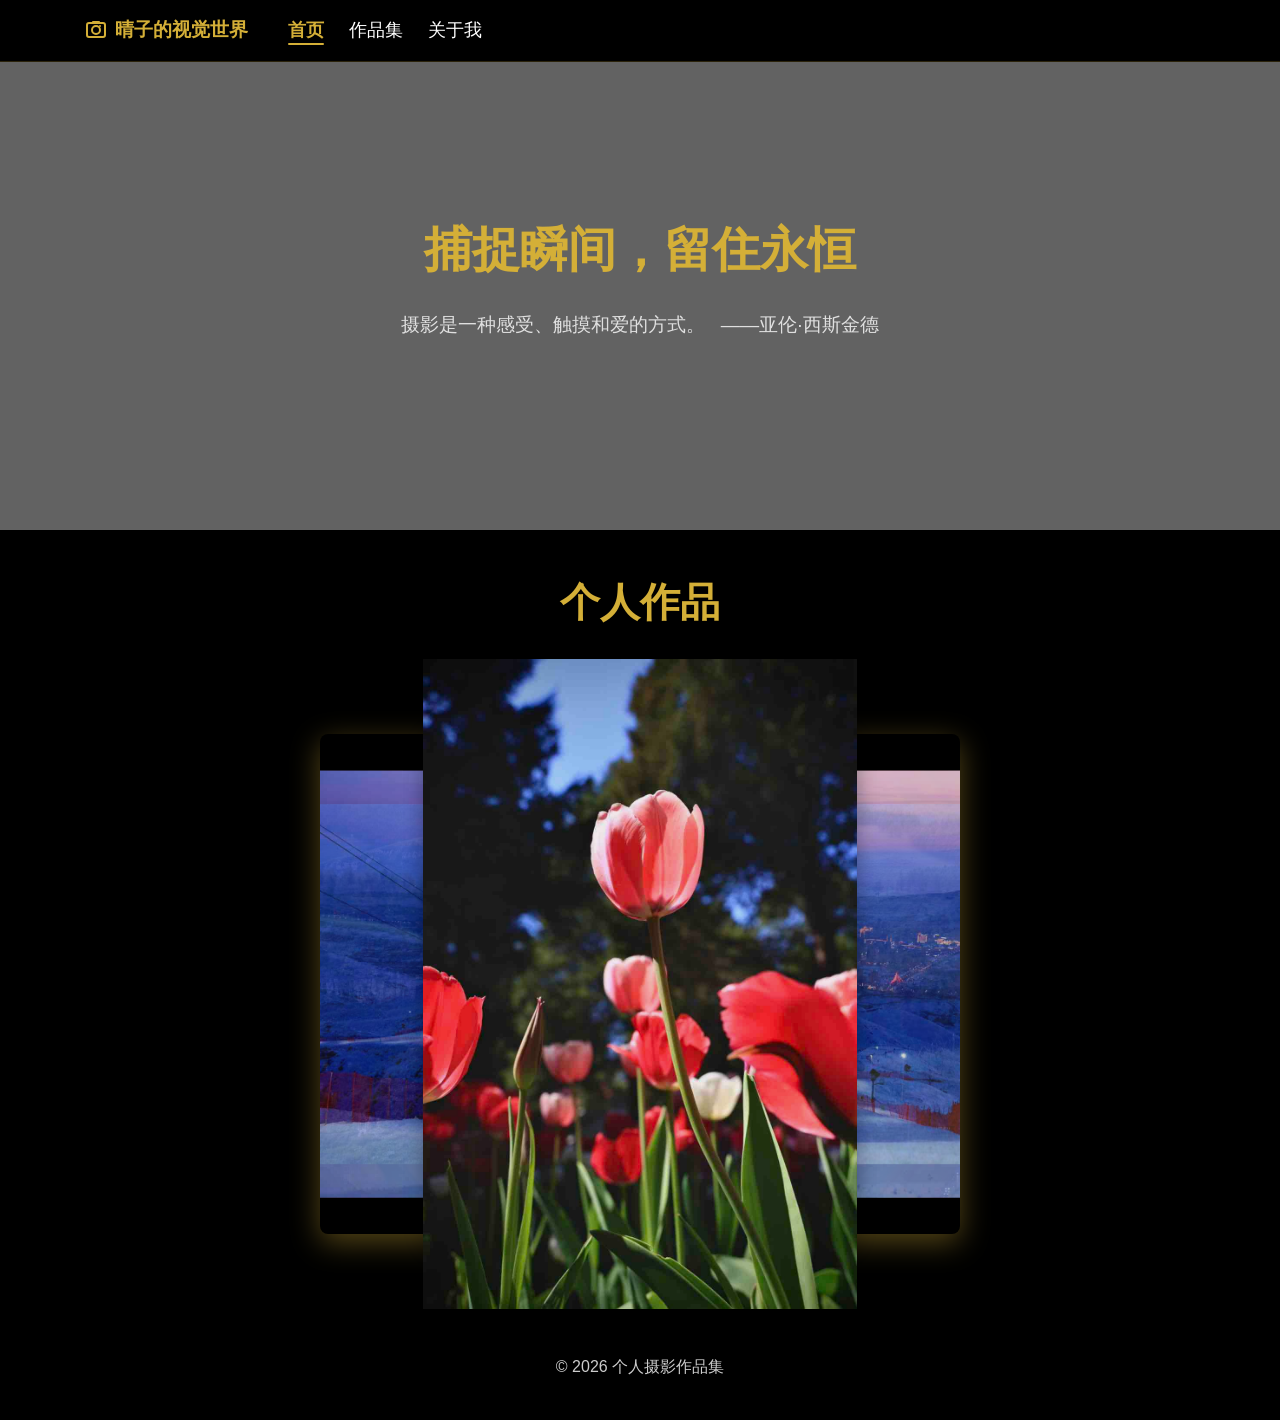
<file: index.html>
<!DOCTYPE html>
<html lang="zh-CN">
<head>
  <meta charset="UTF-8">
  <meta name="viewport" content="width=device-width, initial-scale=1.0">
  <title>个人摄影作品展示</title>
  <link rel="stylesheet" href="style.css">
</head>
<body>
  <nav class="navbar">
    <div class="container">
      <div class="nav-left">
        <div class="logo">
          <svg class="camera-icon" width="24" height="24" viewBox="0 0 24 24" fill="none" xmlns="http://www.w3.org/2000/svg">
            <rect x="3" y="5" width="18" height="14" rx="2" stroke="#d4af37" stroke-width="2"/>
            <circle cx="12" cy="12" r="4" stroke="#d4af37" stroke-width="2"/>
            <rect x="8" y="3" width="8" height="2" rx="1" fill="#d4af37"/>
            <circle cx="16" cy="8" r="1" fill="#d4af37"/>
          </svg>
          <span class="logo-text">晴子的视觉世界</span>
        </div>
      </div>
      <ul class="nav-links">
        <li><a href="index.html" class="active">首页</a></li>
        <li><a href="portfolio.html">作品集</a></li>
        <li><a href="contact.html">关于我</a></li>
      </ul>
    </div>
  </nav>

  <main>
    <section class="hero">
      <div class="container">
        <h1>捕捉瞬间，留住永恒</h1>
        <p>
          摄影是一种感受、触摸和爱的方式。
          <span class="quote-author">——亚伦·西斯金德</span>
        </p>
      </div>
    </section>

    <section class="gallery">
      <div class="container">
        <h2>个人作品</h2>
        <div class="carousel">
          <div class="carousel-inner">
            <div class="carousel-item active">
              <img src="images/carousel-optimized-v2/image01.jpg" alt="作品1" class="gallery-image" loading="lazy">
            </div>
            <div class="carousel-item">
              <img src="images/carousel-optimized-v2/image02.jpg" alt="作品2" class="gallery-image" loading="lazy">
            </div>
            <div class="carousel-item">
              <img src="images/carousel-optimized-v2/image03.jpg" alt="作品3" class="gallery-image" loading="lazy">
            </div>
            <div class="carousel-item">
              <img src="images/carousel-optimized-v2/image04.jpg" alt="作品4" class="gallery-image" loading="lazy">
            </div>
            <div class="carousel-item">
              <img src="images/carousel-optimized-v2/image05.jpg" alt="作品5" class="gallery-image" loading="lazy">
            </div>
            <div class="carousel-item">
              <img src="images/carousel-optimized-v2/image06.jpg" alt="作品6" class="gallery-image" loading="lazy">
            </div>
            <div class="carousel-item">
              <img src="images/carousel-optimized-v2/image07.jpg" alt="作品7" class="gallery-image" loading="lazy">
            </div>
            <div class="carousel-item">
              <img src="images/carousel-optimized-v2/image08.jpg" alt="作品8" class="gallery-image" loading="lazy">
            </div>
            <div class="carousel-item">
              <img src="images/carousel-optimized-v2/image09.jpg" alt="作品9" class="gallery-image" loading="lazy">
            </div>
            <div class="carousel-item">
              <img src="images/carousel-optimized-v2/image10.jpg" alt="作品10" class="gallery-image" loading="lazy">
            </div>
            <div class="carousel-item">
              <img src="images/carousel-optimized-v2/image11.jpg" alt="作品11" class="gallery-image" loading="lazy">
            </div>
            <div class="carousel-item">
              <img src="images/carousel-optimized-v2/image12.jpg" alt="作品12" class="gallery-image" loading="lazy">
            </div>
          </div>
          <button class="carousel-control prev">&lt;</button>
          <button class="carousel-control next">&gt;</button>
          <div class="carousel-indicators">
            <button class="active"></button>
            <button></button>
            <button></button>
            <button></button>
            <button></button>
            <button></button>
            <button></button>
            <button></button>
            <button></button>
            <button></button>
            <button></button>
            <button></button>
          </div>
        </div>

        <!-- 图片预览模态框 -->
        <div class="modal" id="imageModal">
          <span class="close">&times;</span>
          <img class="modal-content" id="modalImage">
        </div>
      </div>
    </section>

    <script>
      // 轮播功能
      const carousel = document.querySelector('.carousel');
      const carouselItems = document.querySelectorAll('.carousel-item');
      const prevBtn = document.querySelector('.carousel-control.prev');
      const nextBtn = document.querySelector('.carousel-control.next');
      const indicators = document.querySelectorAll('.carousel-indicators button');
      let currentIndex = 0;
      let interval;

      function showSlide(index) {
        // 重置所有幻灯片
        carouselItems.forEach(item => {
          item.classList.remove('active', 'prev', 'next', 'hidden');
        });
        indicators.forEach(indicator => indicator.classList.remove('active'));
        
        // 计算前一张和后一张的索引
        const prevIndex = (index - 1 + carouselItems.length) % carouselItems.length;
        const nextIndex = (index + 1) % carouselItems.length;
        
        // 更新当前幻灯片
        carouselItems[index].classList.add('active');
        
        // 更新前一张和后一张
        carouselItems[prevIndex].classList.add('prev');
        carouselItems[nextIndex].classList.add('next');
        
        // 隐藏其他幻灯片
        carouselItems.forEach((item, i) => {
          if (i !== index && i !== prevIndex && i !== nextIndex) {
            item.classList.add('hidden');
          }
        });
        
        // 更新指示器
        indicators[index].classList.add('active');
        
        currentIndex = index;
      }

      function nextSlide() {
        let nextIndex = currentIndex + 1;
        if (nextIndex >= carouselItems.length) {
          nextIndex = 0;
        }
        showSlide(nextIndex);
      }

      function prevSlide() {
        let prevIndex = currentIndex - 1;
        if (prevIndex < 0) {
          prevIndex = carouselItems.length - 1;
        }
        showSlide(prevIndex);
      }

      // 自动轮播
      function startAutoSlide() {
        interval = setInterval(nextSlide, 5000);
      }

      // 事件监听
      nextBtn.addEventListener('click', () => {
        clearInterval(interval);
        nextSlide();
        startAutoSlide();
      });

      prevBtn.addEventListener('click', () => {
        clearInterval(interval);
        prevSlide();
        startAutoSlide();
      });

      indicators.forEach((indicator, index) => {
        indicator.addEventListener('click', () => {
          clearInterval(interval);
          showSlide(index);
          startAutoSlide();
        });
      });

      // 开始自动轮播
      startAutoSlide();

      // 图片点击放大功能
      const modal = document.getElementById('imageModal');
      const modalImg = document.getElementById('modalImage');
      const closeBtn = document.querySelector('.close');
      const galleryImages = document.querySelectorAll('.gallery-image');

      galleryImages.forEach(img => {
        img.addEventListener('click', function() {
          modal.style.display = 'flex';
          modalImg.src = this.src;
        });
      });

      closeBtn.addEventListener('click', function() {
        modal.style.display = 'none';
      });

      window.addEventListener('click', function(event) {
        if (event.target == modal) {
          modal.style.display = 'none';
        }
      });
    </script>
  </main>

  <footer class="footer">
    <div class="container">
      <p>&copy; 2026 个人摄影作品集</p>
    </div>
  </footer>
</body>
</html>
</file>
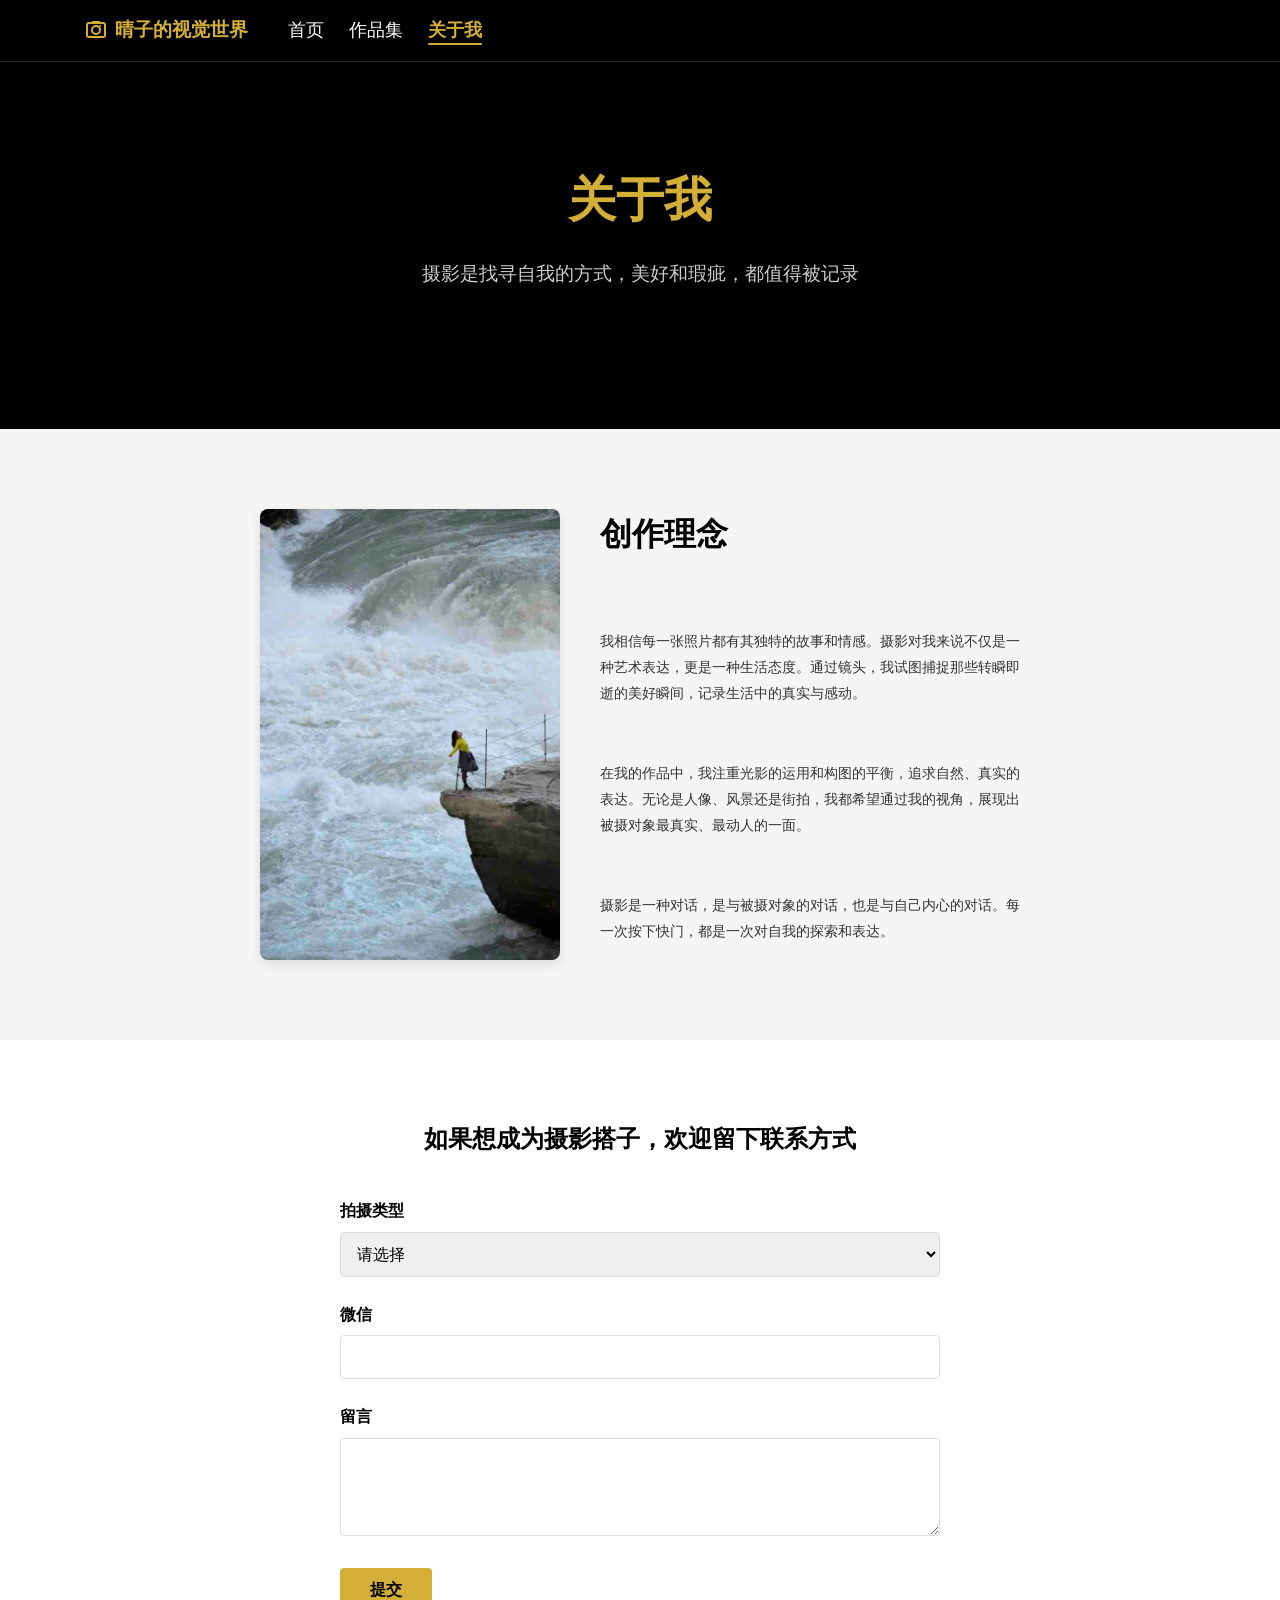
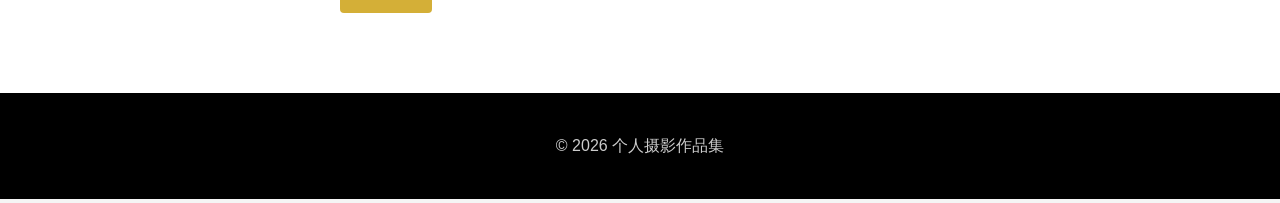
<file: contact.html>
<!DOCTYPE html>
<html lang="zh-CN">
<head>
  <meta charset="UTF-8">
  <meta name="viewport" content="width=device-width, initial-scale=1.0">
  <title>约拍 - 个人摄影作品展示</title>
  <link rel="stylesheet" href="style.css">
</head>
<body>
  <nav class="navbar">
    <div class="container">
      <div class="nav-left">
        <div class="logo">
          <svg class="camera-icon" width="24" height="24" viewBox="0 0 24 24" fill="none" xmlns="http://www.w3.org/2000/svg">
            <rect x="3" y="5" width="18" height="14" rx="2" stroke="#d4af37" stroke-width="2"/>
            <circle cx="12" cy="12" r="4" stroke="#d4af37" stroke-width="2"/>
            <rect x="8" y="3" width="8" height="2" rx="1" fill="#d4af37"/>
            <circle cx="16" cy="8" r="1" fill="#d4af37"/>
          </svg>
          <span class="logo-text">晴子的视觉世界</span>
        </div>
      </div>
      <ul class="nav-links">
        <li><a href="index.html">首页</a></li>
        <li><a href="portfolio.html">作品集</a></li>
        <li><a href="contact.html" class="active">关于我</a></li>
      </ul>
    </div>
  </nav>

  <main>
    <section class="contact-hero">
      <div class="container">
        <h1>关于我</h1>
        <p class="about-subtitle">摄影是找寻自我的方式，美好和瑕疵，都值得被记录</p>
      </div>
    </section>

    <section class="about-content">
      <div class="container">
        <div class="about-photo">
              <img src="images/profile-optimized-v2/profile.jpg" alt="个人照片" loading="lazy">
            </div>
        
        <div class="creation-philosophy">
          <h2>创作理念</h2>
          <p>我相信每一张照片都有其独特的故事和情感。摄影对我来说不仅是一种艺术表达，更是一种生活态度。通过镜头，我试图捕捉那些转瞬即逝的美好瞬间，记录生活中的真实与感动。</p>
          <p>在我的作品中，我注重光影的运用和构图的平衡，追求自然、真实的表达。无论是人像、风景还是街拍，我都希望通过我的视角，展现出被摄对象最真实、最动人的一面。</p>
          <p>摄影是一种对话，是与被摄对象的对话，也是与自己内心的对话。每一次按下快门，都是一次对自我的探索和表达。</p>
        </div>
      </div>
    </section>

    <section class="contact-form">
      <div class="container">
        <h2>如果想成为摄影搭子，欢迎留下联系方式</h2>
        <form id="booking-form">
          <div class="form-group">
            <label for="type">拍摄类型</label>
            <select id="type" name="type" required>
              <option value="">请选择</option>
              <option value="portrait">人像</option>
              <option value="landscape">风光</option>
              <option value="street">扫街</option>
              <option value="bird">打鸟</option>
              <option value="other">其他</option>
            </select>
          </div>
          <div class="form-group">
            <label for="wechat">微信</label>
            <input type="text" id="wechat" name="wechat" required>
          </div>
          <div class="form-group">
            <label for="message">留言</label>
            <textarea id="message" name="message" rows="4"></textarea>
          </div>
          <button type="submit" class="btn">提交</button>
        </form>
      </div>
    </section>
  </main>

  <footer class="footer">
    <div class="container">
      <p>&copy; 2026 个人摄影作品集</p>
    </div>
  </footer>

  <script>
    document.getElementById('booking-form').addEventListener('submit', function(e) {
      e.preventDefault();
      alert('表单提交成功！我们将尽快与您联系。');
      this.reset();
    });
  </script>
</body>
</html>
</file>
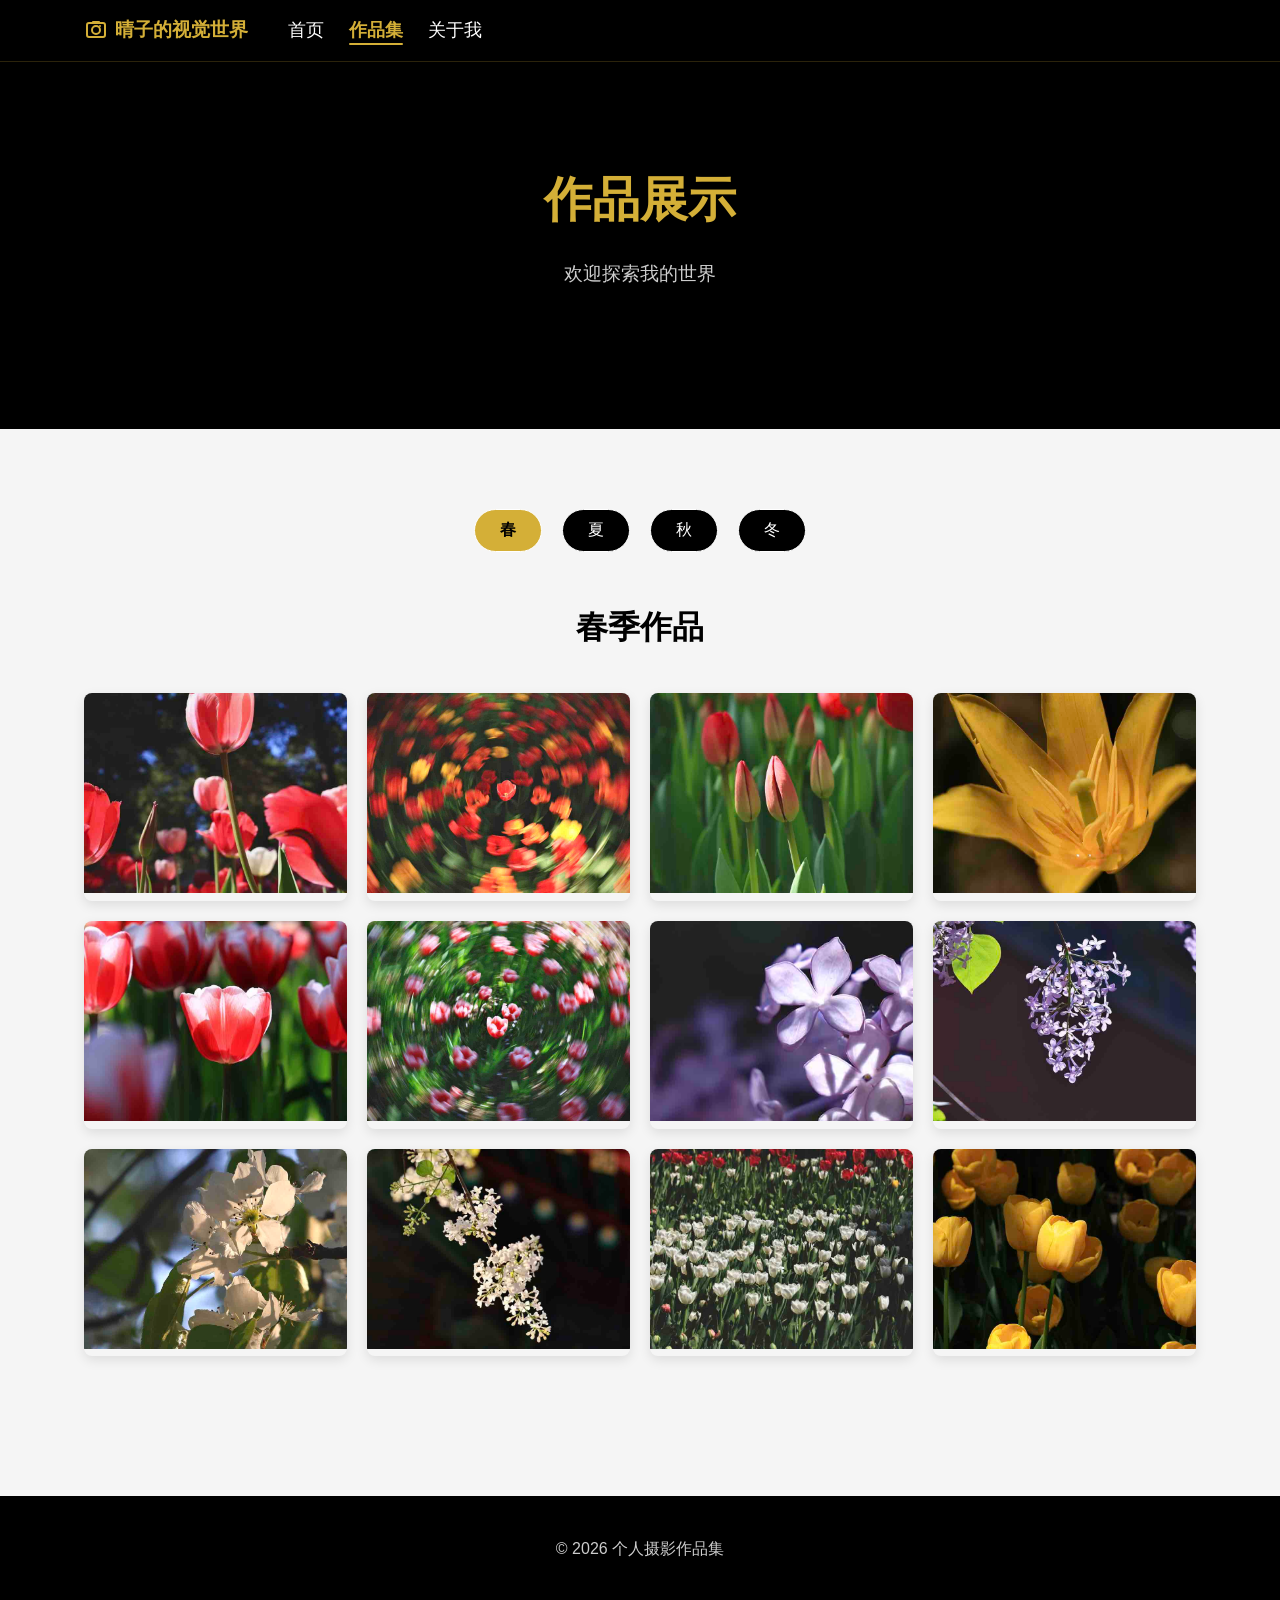
<file: portfolio.html>
<!DOCTYPE html>
<html lang="zh-CN">
<head>
  <meta charset="UTF-8">
  <meta name="viewport" content="width=device-width, initial-scale=1.0">
  <title>作品集 - 个人摄影作品展示</title>
  <link rel="stylesheet" href="style.css">
</head>
<body>
  <nav class="navbar">
    <div class="container">
      <div class="nav-left">
        <div class="logo">
          <svg class="camera-icon" width="24" height="24" viewBox="0 0 24 24" fill="none" xmlns="http://www.w3.org/2000/svg">
            <rect x="3" y="5" width="18" height="14" rx="2" stroke="#d4af37" stroke-width="2"/>
            <circle cx="12" cy="12" r="4" stroke="#d4af37" stroke-width="2"/>
            <rect x="8" y="3" width="8" height="2" rx="1" fill="#d4af37"/>
            <circle cx="16" cy="8" r="1" fill="#d4af37"/>
          </svg>
          <span class="logo-text">晴子的视觉世界</span>
        </div>
      </div>
      <ul class="nav-links">
        <li><a href="index.html">首页</a></li>
        <li><a href="portfolio.html" class="active">作品集</a></li>
        <li><a href="contact.html">关于我</a></li>
      </ul>
    </div>
  </nav>

  <main>
    <section class="portfolio-hero">
      <div class="container">
        <h1>作品展示</h1>
        <p>欢迎探索我的世界</p>
      </div>
    </section>

    <section class="portfolio-categories">
      <div class="container">
        <!-- 季节标签导航 -->
        <div class="season-tabs">
          <button class="tab-button active" data-season="spring">春</button>
          <button class="tab-button" data-season="summer">夏</button>
          <button class="tab-button" data-season="autumn">秋</button>
          <button class="tab-button" data-season="winter">冬</button>
        </div>

        <!-- 春季图集 -->
        <div class="season-gallery active" id="spring">
          <h2>春季作品</h2>
          <div class="season-grid">
            <div class="season-item">
              <img src="images/spring-optimized-v2/spring01.jpg" alt="春1" loading="lazy">
            </div>
            <div class="season-item">
              <img src="images/spring-optimized-v2/spring02.jpg" alt="春2" loading="lazy">
            </div>
            <div class="season-item">
              <img src="images/spring-optimized-v2/spring03.jpg" alt="春3" loading="lazy">
            </div>
            <div class="season-item">
              <img src="images/spring-optimized-v2/spring04.jpg" alt="春4" loading="lazy">
            </div>
            <div class="season-item">
              <img src="images/spring-optimized-v2/spring05.jpg" alt="春5" loading="lazy">
            </div>
            <div class="season-item">
              <img src="images/spring-optimized-v2/spring06.jpg" alt="春6" loading="lazy">
            </div>
            <div class="season-item">
              <img src="images/spring-optimized-v2/spring07.jpg" alt="春7" loading="lazy">
            </div>
            <div class="season-item">
              <img src="images/spring-optimized-v2/spring08.jpg" alt="春8" loading="lazy">
            </div>
            <div class="season-item">
              <img src="images/spring-optimized-v2/spring09.jpg" alt="春9" loading="lazy">
            </div>
            <div class="season-item">
              <img src="images/spring-optimized-v2/spring10.jpg" alt="春10" loading="lazy">
            </div>
            <div class="season-item">
              <img src="images/spring-optimized-v2/spring11.jpg" alt="春11" loading="lazy">
            </div>
            <div class="season-item">
              <img src="images/spring-optimized-v2/spring12.jpg" alt="春12" loading="lazy">
            </div>
          </div>
        </div>

        <!-- 夏季图集 -->
        <div class="season-gallery" id="summer">
          <h2>夏季作品</h2>
          <div class="season-grid">
            <div class="season-item">
              <img src="images/summer-optimized-v2/summer01.jpg" alt="夏1" loading="lazy">
            </div>
            <div class="season-item">
              <img src="images/summer-optimized-v2/summer02.jpg" alt="夏2" loading="lazy">
            </div>
            <div class="season-item">
              <img src="images/summer-optimized-v2/summer03.jpg" alt="夏3" loading="lazy">
            </div>
            <div class="season-item">
              <img src="images/summer-optimized-v2/summer04.jpg" alt="夏4" loading="lazy">
            </div>
            <div class="season-item">
              <img src="images/summer-optimized-v2/summer05.jpg" alt="夏5" loading="lazy">
            </div>
            <div class="season-item">
              <img src="images/summer-optimized-v2/summer06.jpg" alt="夏6" loading="lazy">
            </div>
            <div class="season-item">
              <img src="images/summer-optimized-v2/summer07.jpg" alt="夏7" loading="lazy">
            </div>
            <div class="season-item">
              <img src="images/summer-optimized-v2/summer08.jpg" alt="夏8" loading="lazy">
            </div>
            <div class="season-item">
              <img src="images/summer-optimized-v2/summer09.jpg" alt="夏9" loading="lazy">
            </div>
            <div class="season-item">
              <img src="images/summer-optimized-v2/summer10.jpg" alt="夏10" loading="lazy">
            </div>
            <div class="season-item">
              <img src="images/summer-optimized-v2/summer11.jpg" alt="夏11" loading="lazy">
            </div>
            <div class="season-item">
              <img src="images/summer-optimized-v2/summer12.jpg" alt="夏12" loading="lazy">
            </div>
          </div>
        </div>

        <!-- 秋季图集 -->
        <div class="season-gallery" id="autumn">
          <h2>秋季作品</h2>
          <div class="season-grid">
            <div class="season-item">
              <img src="images/autumn-optimized-v2/autumn01.jpg" alt="秋1" loading="lazy">
            </div>
            <div class="season-item">
              <img src="images/autumn-optimized-v2/autumn02.jpg" alt="秋2" loading="lazy">
            </div>
            <div class="season-item">
              <img src="images/autumn-optimized-v2/autumn03.jpg" alt="秋3" loading="lazy">
            </div>
            <div class="season-item">
              <img src="images/autumn-optimized-v2/autumn04.jpg" alt="秋4" loading="lazy">
            </div>
            <div class="season-item">
              <img src="images/autumn-optimized-v2/autumn05.jpg" alt="秋5" loading="lazy">
            </div>
            <div class="season-item">
              <img src="images/autumn-optimized-v2/autumn06.jpg" alt="秋6" loading="lazy">
            </div>
            <div class="season-item">
              <img src="images/autumn-optimized-v2/autumn07.jpg" alt="秋7" loading="lazy">
            </div>
            <div class="season-item">
              <img src="images/autumn-optimized-v2/autumn08.jpg" alt="秋8" loading="lazy">
            </div>
            <div class="season-item">
              <img src="images/autumn-optimized-v2/autumn09.jpg" alt="秋9" loading="lazy">
            </div>
            <div class="season-item">
              <img src="images/autumn-optimized-v2/autumn10.jpg" alt="秋10" loading="lazy">
            </div>
            <div class="season-item">
              <img src="images/autumn-optimized-v2/autumn11.jpg" alt="秋11" loading="lazy">
            </div>
            <div class="season-item">
              <img src="images/autumn-optimized-v2/autumn12.jpg" alt="秋12" loading="lazy">
            </div>
          </div>
        </div>

        <!-- 冬季图集 -->
        <div class="season-gallery" id="winter">
          <h2>冬季作品</h2>
          <div class="season-grid">
            <div class="season-item">
              <img src="images/winter-optimized-v2/winter01.jpg" alt="冬1" loading="lazy">
            </div>
            <div class="season-item">
              <img src="images/winter-optimized-v2/winter02.jpg" alt="冬2" loading="lazy">
            </div>
            <div class="season-item">
              <img src="images/winter-optimized-v2/winter03.jpg" alt="冬3" loading="lazy">
            </div>
            <div class="season-item">
              <img src="images/winter-optimized-v2/winter04.jpg" alt="冬4" loading="lazy">
            </div>
            <div class="season-item">
              <img src="images/winter-optimized-v2/winter05.jpg" alt="冬5" loading="lazy">
            </div>
            <div class="season-item">
              <img src="images/winter-optimized-v2/winter06.jpg" alt="冬6" loading="lazy">
            </div>
            <div class="season-item">
              <img src="images/winter-optimized-v2/winter07.jpg" alt="冬7" loading="lazy">
            </div>
            <div class="season-item">
              <img src="images/winter-optimized-v2/winter08.jpg" alt="冬8" loading="lazy">
            </div>
            <div class="season-item">
              <img src="images/winter-optimized-v2/winter09.jpg" alt="冬9" loading="lazy">
            </div>
            <div class="season-item">
              <img src="images/winter-optimized-v2/winter10.jpg" alt="冬10" loading="lazy">
            </div>
            <div class="season-item">
              <img src="images/winter-optimized-v2/winter11.jpg" alt="冬11" loading="lazy">
            </div>
            <div class="season-item">
              <img src="images/winter-optimized-v2/winter12.jpg" alt="冬12" loading="lazy">
            </div>
          </div>
        </div>
      </div>
    </section>

    <script>
      // 季节标签切换功能
      const tabButtons = document.querySelectorAll('.tab-button');
      const seasonGalleries = document.querySelectorAll('.season-gallery');

      tabButtons.forEach(button => {
        button.addEventListener('click', () => {
          const season = button.dataset.season;
          
          // 移除所有标签的激活状态
          tabButtons.forEach(btn => btn.classList.remove('active'));
          // 添加当前标签的激活状态
          button.classList.add('active');
          
          // 隐藏所有图集
          seasonGalleries.forEach(gallery => gallery.classList.remove('active'));
          // 显示当前季节的图集
          document.getElementById(season).classList.add('active');
        });
      });

      // 图片放大功能
      const modal = document.createElement('div');
      modal.className = 'modal';
      modal.id = 'portfolioModal';
      modal.innerHTML = `
        <span class="close">&times;</span>
        <button class="modal-prev">&lt;</button>
        <button class="modal-next">&gt;</button>
        <img class="modal-content" id="modalImage">
      `;
      document.body.appendChild(modal);

      const modalImg = document.getElementById('modalImage');
      const closeBtn = modal.querySelector('.close');
      const prevBtn = modal.querySelector('.modal-prev');
      const nextBtn = modal.querySelector('.modal-next');
      let currentImages = [];
      let currentIndex = 0;

      // 为所有图片添加点击事件
      document.querySelectorAll('.season-item img').forEach(img => {
        img.style.cursor = 'pointer';
        img.style.pointerEvents = 'auto';
        img.addEventListener('click', function() {
          // 获取当前季节的所有图片
          const seasonGallery = this.closest('.season-gallery');
          currentImages = Array.from(seasonGallery.querySelectorAll('img')).map(img => img.src);
          currentIndex = currentImages.indexOf(this.src);
          
          // 显示模态框
          modal.style.display = 'flex';
          modalImg.src = this.src;
        });
      });

      // 关闭模态框
      closeBtn.addEventListener('click', function() {
        modal.style.display = 'none';
      });

      // 点击模态框外部关闭
      window.addEventListener('click', function(event) {
        if (event.target == modal) {
          modal.style.display = 'none';
        }
      });

      // 上一张
      prevBtn.addEventListener('click', function() {
        currentIndex--;
        if (currentIndex < 0) {
          currentIndex = currentImages.length - 1;
        }
        modalImg.src = currentImages[currentIndex];
      });

      // 下一张
      nextBtn.addEventListener('click', function() {
        currentIndex++;
        if (currentIndex >= currentImages.length) {
          currentIndex = 0;
        }
        modalImg.src = currentImages[currentIndex];
      });
    </script>
  </main>

  <footer class="footer">
    <div class="container">
      <p>&copy; 2026 个人摄影作品集</p>
    </div>
  </footer>
</body>
</html>
</file>
<file: style.css>
/* 全局样式 */
* {
  margin: 0;
  padding: 0;
  box-sizing: border-box;
}

body {
  font-family: 'Microsoft YaHei', '微软雅黑', sans-serif;
  line-height: 1.6;
  color: #333;
  background-color: #f5f5f5;
}

.container {
  width: 90%;
  max-width: 1200px;
  margin: 0 auto;
  padding: 0 20px;
}

/* 导航栏 */
.navbar {
  background-color: #000;
  color: #fff;
  padding: 15px 0;
  position: sticky;
  top: 0;
  z-index: 1000;
  border-bottom: 1px solid rgba(212, 175, 55, 0.2);
}

.navbar .container {
  display: flex;
  align-items: center;
  gap: 40px;
}

.nav-left {
  display: flex;
  align-items: center;
}

.logo {
  display: flex;
  align-items: center;
  text-decoration: none;
  gap: 2px;
}

.camera-icon {
  font-size: 1.2rem;
  color: #d4af37;
}

.logo-text {
  font-size: 1.2rem;
  font-weight: bold;
  color: #d4af37;
  margin-left: 5px;
}

.nav-links {
  list-style: none;
  display: flex;
  gap: 25px;
}

.nav-links li {
  margin: 0;
}

.nav-links a {
  color: #fff;
  text-decoration: none;
  font-size: 18px;
  font-weight: normal;
  transition: all 0.3s ease;
  padding: 5px 0;
  position: relative;
}

.nav-links a:hover {
  color: #d4af37;
}

.nav-links a.active {
  color: #d4af37;
  font-weight: 600;
}

.nav-links a.active::after {
  content: '';
  position: absolute;
  bottom: 0;
  left: 0;
  width: 100%;
  height: 2px;
  background-color: #d4af37;
  border-radius: 2px;
}

/* 英雄区域 */
.hero {
  background-image: url('https://trae-api-cn.mchost.guru/api/ide/v1/text_to_image?prompt=traditional%20Chinese%20iron%20fireworks%20performance%20night%20sky%20sparks%20professional%20photography&image_size=landscape_16_9');
  background-size: cover;
  background-position: center;
  background-repeat: no-repeat;
  color: #fff;
  padding: 150px 0;
  text-align: center;
  position: relative;
  width: 100%;
  margin: 0;
  left: 0;
  right: 0;
}

.hero::before {
  content: '';
  position: absolute;
  top: 0;
  left: 0;
  width: 100%;
  height: 100%;
  background-color: rgba(0, 0, 0, 0.6);
  z-index: 1;
}

.hero .container {
  position: relative;
  z-index: 2;
}

.portfolio-hero, .contact-hero {
  background-color: #000;
  color: #fff;
  padding: 100px 0;
  text-align: center;
}

.hero h1, .portfolio-hero h1, .contact-hero h1 {
  font-size: 3rem;
  margin-bottom: 20px;
  color: #d4af37;
}

.hero p, .portfolio-hero p, .contact-hero p {
  font-size: 1.2rem;
  margin-bottom: 40px;
  opacity: 0.8;
}

/* 画廊 */
.gallery {
  padding: 40px 0 80px;
  background-color: #000;
}

.gallery h2 {
  text-align: center;
  font-size: 2.5rem;
  margin-bottom: 50px;
  color: #d4af37;
}

/* 轮播 */
.carousel {
  position: relative;
  max-width: 800px;
  margin: 100px auto 0;
  min-height: 500px;
  display: flex;
  align-items: center;
  justify-content: center;
  perspective: 1000px;
  padding: 20px 0;
}

.carousel-inner {
  position: relative;
  width: 100%;
  height: 100%;
}

.carousel-item {
  position: absolute;
  top: 50%;
  left: 50%;
  transform: translate(-50%, -50%);
  width: 80%;
  height: auto;
  max-height: 500px;
  transition: all 0.5s ease;
  opacity: 0.7;
  z-index: 1;
  box-shadow: 0 4px 20px rgba(0, 0, 0, 0.3);
  border-radius: 8px;
  display: flex;
  align-items: center;
  justify-content: center;
}

.carousel-item.active {
  z-index: 3;
  opacity: 1;
  transform: translate(-50%, -50%) scale(1);
  box-shadow: 0 8px 30px rgba(212, 175, 55, 0.4);
}

.carousel-item.prev {
  z-index: 2;
  transform: translate(-70%, -50%) scale(0.8);
  opacity: 0.5;
  filter: brightness(0.7);
}

.carousel-item.next {
  z-index: 2;
  transform: translate(-30%, -50%) scale(0.8);
  opacity: 0.5;
  filter: brightness(0.7);
}

.carousel-item.hidden {
  display: none;
}

.carousel-item img {
  width: auto;
  height: auto;
  max-width: 100%;
  max-height: 650px;
  object-fit: contain;
  box-shadow: 0 4px 20px rgba(0, 0, 0, 0.3);
  filter: contrast(1.05) brightness(0.95);
  margin: 0 auto;
  display: block;
}

.carousel-control {
  position: absolute;
  top: 50%;
  transform: translateY(-50%);
  background-color: transparent;
  color: rgba(255, 255, 255, 0.7);
  border: none;
  padding: 10px;
  font-size: 24px;
  cursor: pointer;
  transition: all 0.3s ease;
  display: none;
  align-items: center;
  justify-content: center;
  pointer-events: auto;
  z-index: 10;
}

.carousel:hover .carousel-control {
  display: flex;
}

.carousel-control:hover {
  color: #d4af37;
  transform: translateY(-50%) scale(1.2);
}

.carousel-control.prev {
  left: 20px;
}

.carousel-control.next {
  right: 20px;
}

.carousel-indicators {
  position: absolute;
  bottom: 20px;
  left: 50%;
  transform: translateX(-50%);
  display: flex;
  gap: 10px;
}

.carousel-indicators button {
  width: 12px;
  height: 12px;
  border-radius: 50%;
  border: none;
  background-color: rgba(255, 255, 255, 0.5);
  cursor: pointer;
  transition: background-color 0.3s ease;
}

.carousel-indicators button.active {
  background-color: #d4af37;
}

/* 引用作者样式 */
.quote-author {
  font-style: normal;
  color: #ffffff;
  line-height: 31px;
  margin: 0 0 0 10px;
}

/* 图片预览模态框 */
.modal {
  display: none;
  position: fixed;
  z-index: 2000;
  left: 0;
  top: 0;
  width: 100%;
  height: 100%;
  overflow: auto;
  background-color: rgba(0, 0, 0, 0.9);
  justify-content: center;
  align-items: center;
}

.modal-content {
  max-width: 90%;
  max-height: 90vh;
  object-fit: contain;
}

.close {
  position: absolute;
  top: 20px;
  right: 30px;
  color: #f1f1f1;
  font-size: 40px;
  font-weight: bold;
  transition: 0.3s;
  cursor: pointer;
  z-index: 10;
}

.close:hover {
  color: #d4af37;
}

/* 模态框控制按钮 */
.modal-prev,
.modal-next {
  position: absolute;
  top: 50%;
  transform: translateY(-50%);
  background-color: rgba(0, 0, 0, 0.5);
  color: #fff;
  border: none;
  padding: 15px;
  font-size: 24px;
  cursor: pointer;
  border-radius: 50%;
  transition: background-color 0.3s ease;
  z-index: 10;
}

.modal-prev {
  left: 40px;
}

.modal-next {
  right: 40px;
}

.modal-prev:hover,
.modal-next:hover {
  background-color: rgba(212, 175, 55, 0.8);
}

/* 图片点击效果 */
.gallery-image {
  cursor: pointer;
  transition: transform 0.3s ease;
  user-select: none;
  -webkit-user-select: none;
  -moz-user-select: none;
  -ms-user-select: none;
}

/* 为轮播控制按钮添加指针事件 */
.carousel-control {
  pointer-events: auto;
}

.carousel-indicators button {
  pointer-events: auto;
}

.gallery-image:hover {
  transform: scale(1.02);
}

/* 作品集页面 */
.portfolio-categories {
  padding: 80px 0;
}

/* 季节标签导航 */
.season-tabs {
  display: flex;
  justify-content: center;
  gap: 20px;
  margin-bottom: 50px;
}

.tab-button {
  padding: 10px 25px;
  background-color: #000;
  color: #fff;
  border: 1px solid #fff;
  border-radius: 25px;
  font-size: 1rem;
  cursor: pointer;
  transition: all 0.3s ease;
}

.tab-button:hover {
  background-color: #d4af37;
  color: #000;
}

.tab-button.active {
  background-color: #d4af37;
  color: #000;
  font-weight: bold;
}

/* 季节图集 */
.season-gallery {
  display: none;
  margin-bottom: 60px;
}

.season-gallery.active {
  display: block;
}

.season-gallery h2 {
  font-size: 2rem;
  margin-bottom: 40px;
  color: #000;
  text-align: center;
}

/* 季节图片网格 */
.season-grid {
  display: grid;
  grid-template-columns: repeat(auto-fit, minmax(250px, 1fr));
  gap: 20px;
}

.season-item {
  position: relative;
  overflow: hidden;
  border-radius: 8px;
  box-shadow: 0 4px 12px rgba(0, 0, 0, 0.1);
  transition: transform 0.3s ease, box-shadow 0.3s ease;
}

.season-item:hover {
  transform: translateY(-5px);
  box-shadow: 0 8px 24px rgba(0, 0, 0, 0.15);
}

.season-item img {
  width: 100%;
  height: 200px;
  object-fit: cover;
  transition: transform 0.5s ease;
  user-select: none;
  -webkit-user-select: none;
  -moz-user-select: none;
  -ms-user-select: none;
  pointer-events: none;
}

.season-item:hover img {
  transform: scale(1.1);
}

/* 响应式设计 */
@media (max-width: 768px) {
  .season-grid {
    grid-template-columns: repeat(2, 1fr);
  }
}

@media (max-width: 480px) {
  .season-grid {
    grid-template-columns: 1fr;
  }
  
  .season-tabs {
    flex-direction: column;
    align-items: center;
  }
  
  .tab-button {
    width: 150px;
    text-align: center;
  }
}

/* 约拍页面 */
.about-subtitle {
  font-size: 1rem;
  margin-bottom: 20px;
  opacity: 0.8;
}

.about-content {
  padding: 80px 0;
  background-color: #f5f5f5;
}

.about-content .container {
  display: flex;
  align-items: stretch;
  gap: 40px;
  max-width: 800px;
  margin: 0 auto;
  justify-content: center;
}

.about-photo {
  flex: 0 0 300px;
  display: flex;
  flex-direction: column;
  justify-content: space-between;
}

.about-photo img {
  max-width: 100%;
  border-radius: 8px;
  box-shadow: 0 4px 12px rgba(0, 0, 0, 0.1);
}

.creation-philosophy {
  flex: 1;
  text-align: left;
  min-width: 350px;
  display: flex;
  flex-direction: column;
  justify-content: space-between;
}

.creation-philosophy h2 {
  font-size: 2rem;
  margin-bottom: 30px;
  color: #000;
}

.creation-philosophy p {
  margin-bottom: 15px;
  line-height: 1.8;
  color: #333;
  font-size: 0.9rem;
}

/* 响应式设计 */
@media (max-width: 768px) {
  .about-content .container {
    flex-direction: column;
    align-items: center;
  }
  
  .about-photo {
    margin-bottom: 30px;
  }
  
  .creation-philosophy {
    text-align: center;
  }
}

.contact-form {
  padding: 80px 0;
  background-color: #fff;
}

.contact-form h2 {
  text-align: center;
  font-size: 1.5rem;
  margin-bottom: 40px;
  color: #000;
}

#booking-form {
  max-width: 600px;
  margin: 0 auto;
}

.form-group {
  margin-bottom: 25px;
}

.form-group label {
  display: block;
  margin-bottom: 8px;
  font-weight: bold;
  color: #000;
}

.form-group input,
.form-group select,
.form-group textarea {
  width: 100%;
  padding: 12px;
  border: 1px solid #ddd;
  border-radius: 4px;
  font-size: 1rem;
  transition: border-color 0.3s ease;
}

.form-group input:focus,
.form-group select:focus,
.form-group textarea:focus {
  outline: none;
  border-color: #d4af37;
}

.btn {
  display: inline-block;
  background-color: #d4af37;
  color: #000;
  padding: 12px 30px;
  border: none;
  border-radius: 4px;
  font-size: 1rem;
  font-weight: bold;
  cursor: pointer;
  transition: background-color 0.3s ease, transform 0.3s ease;
}

.btn:hover {
  background-color: #b8942a;
  transform: translateY(-2px);
}

/* 页脚 */
.footer {
  background-color: #000;
  color: #fff;
  padding: 40px 0;
  text-align: center;
}

.footer p {
  opacity: 0.8;
}

/* 响应式设计 */
@media (max-width: 768px) {
  .navbar .container {
    flex-direction: column;
  }

  .nav-links {
    margin-top: 20px;
  }

  .nav-links li {
    margin: 0 15px;
  }

  .hero h1, .portfolio-hero h1, .contact-hero h1 {
    font-size: 2rem;
  }

  .gallery-grid {
    grid-template-columns: 1fr;
  }
}

@media (max-width: 480px) {
  .hero, .portfolio-hero, .contact-hero {
    padding: 60px 0;
  }

  .gallery, .portfolio-categories, .contact-form {
    padding: 40px 0;
  }
}
</file>
